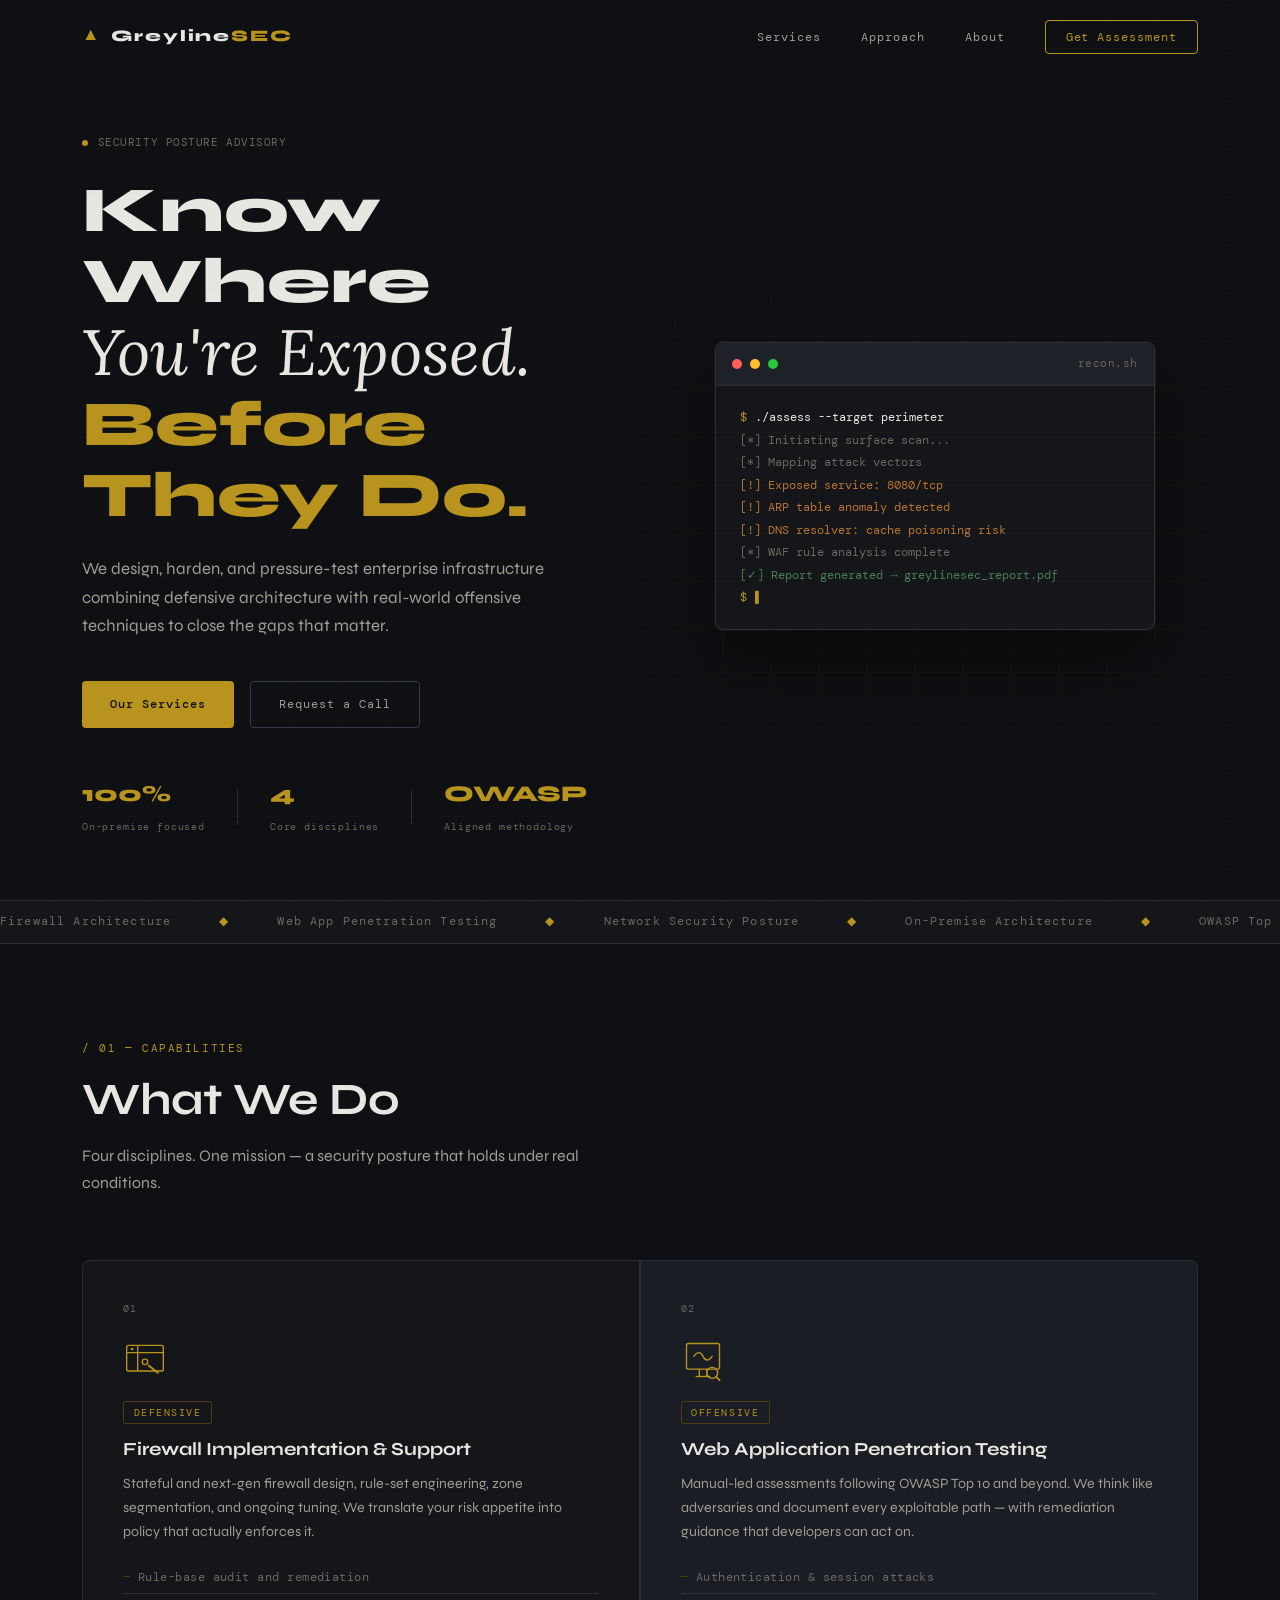
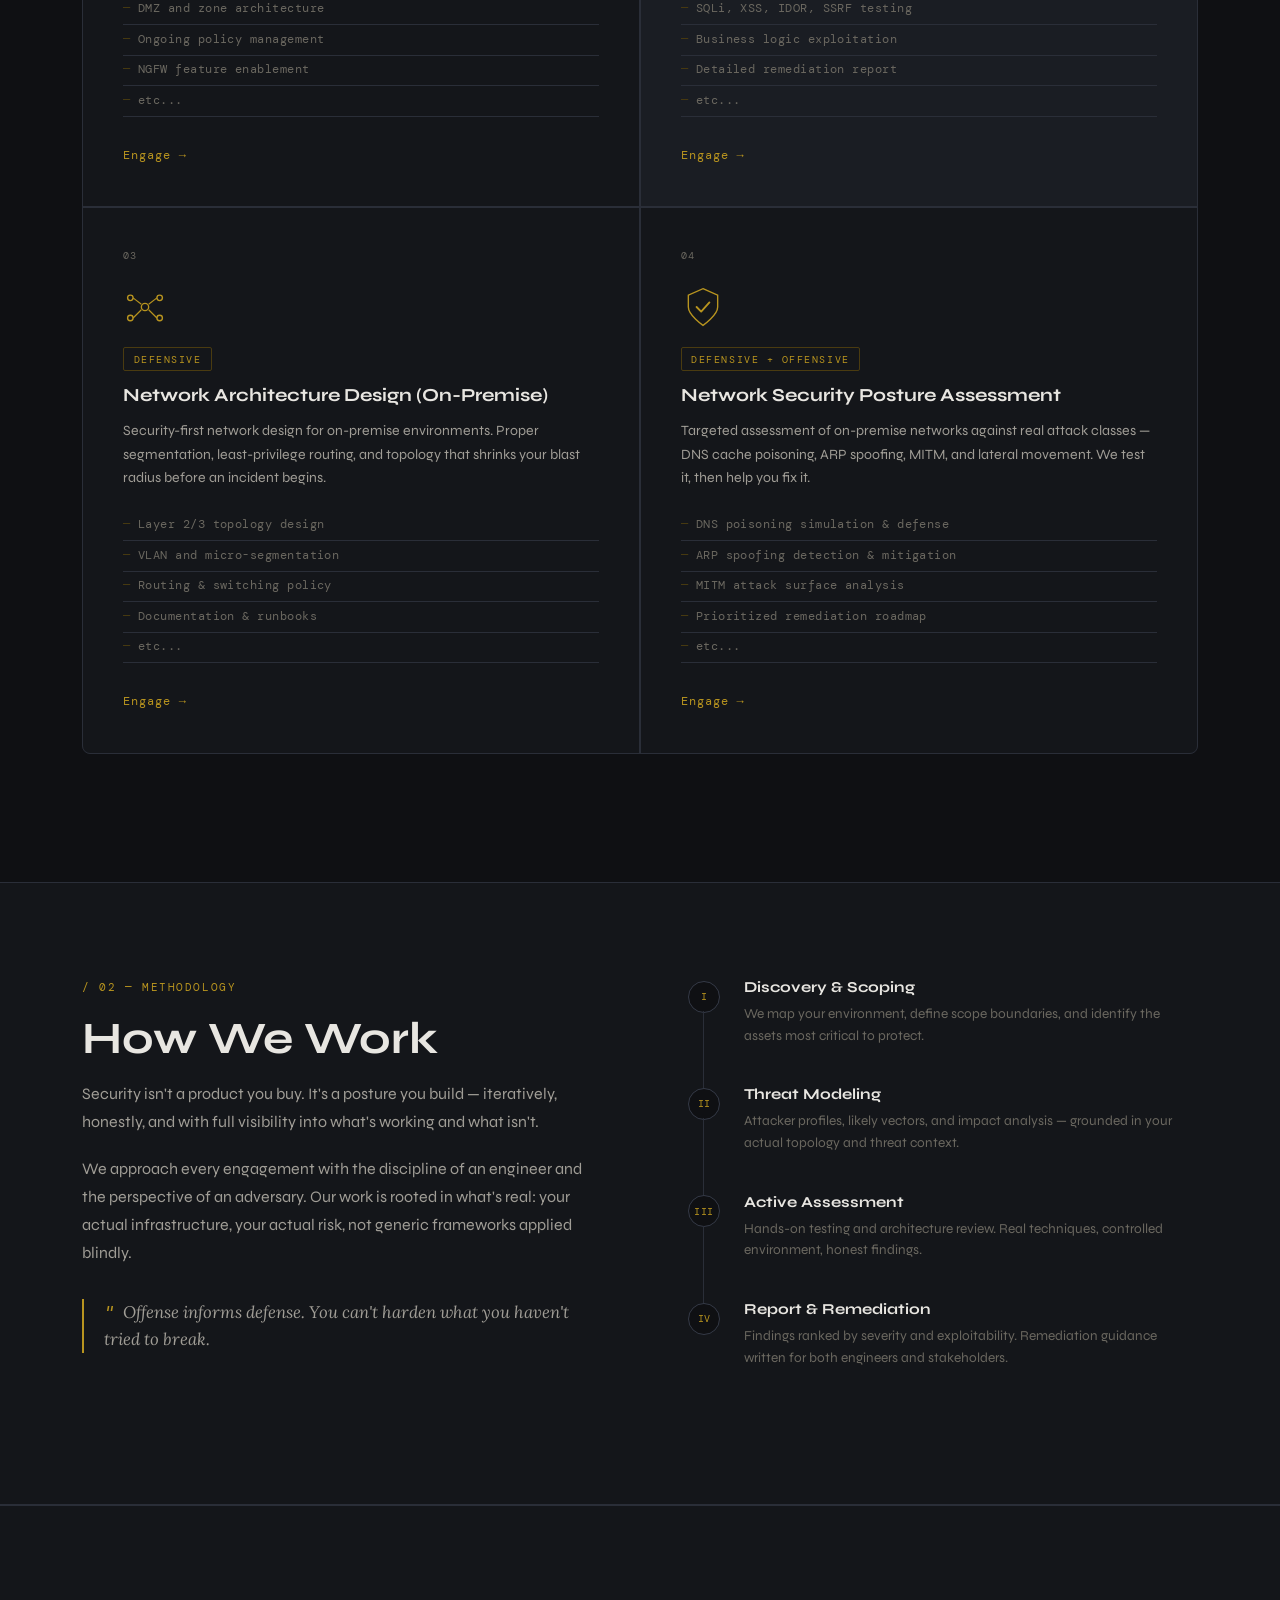
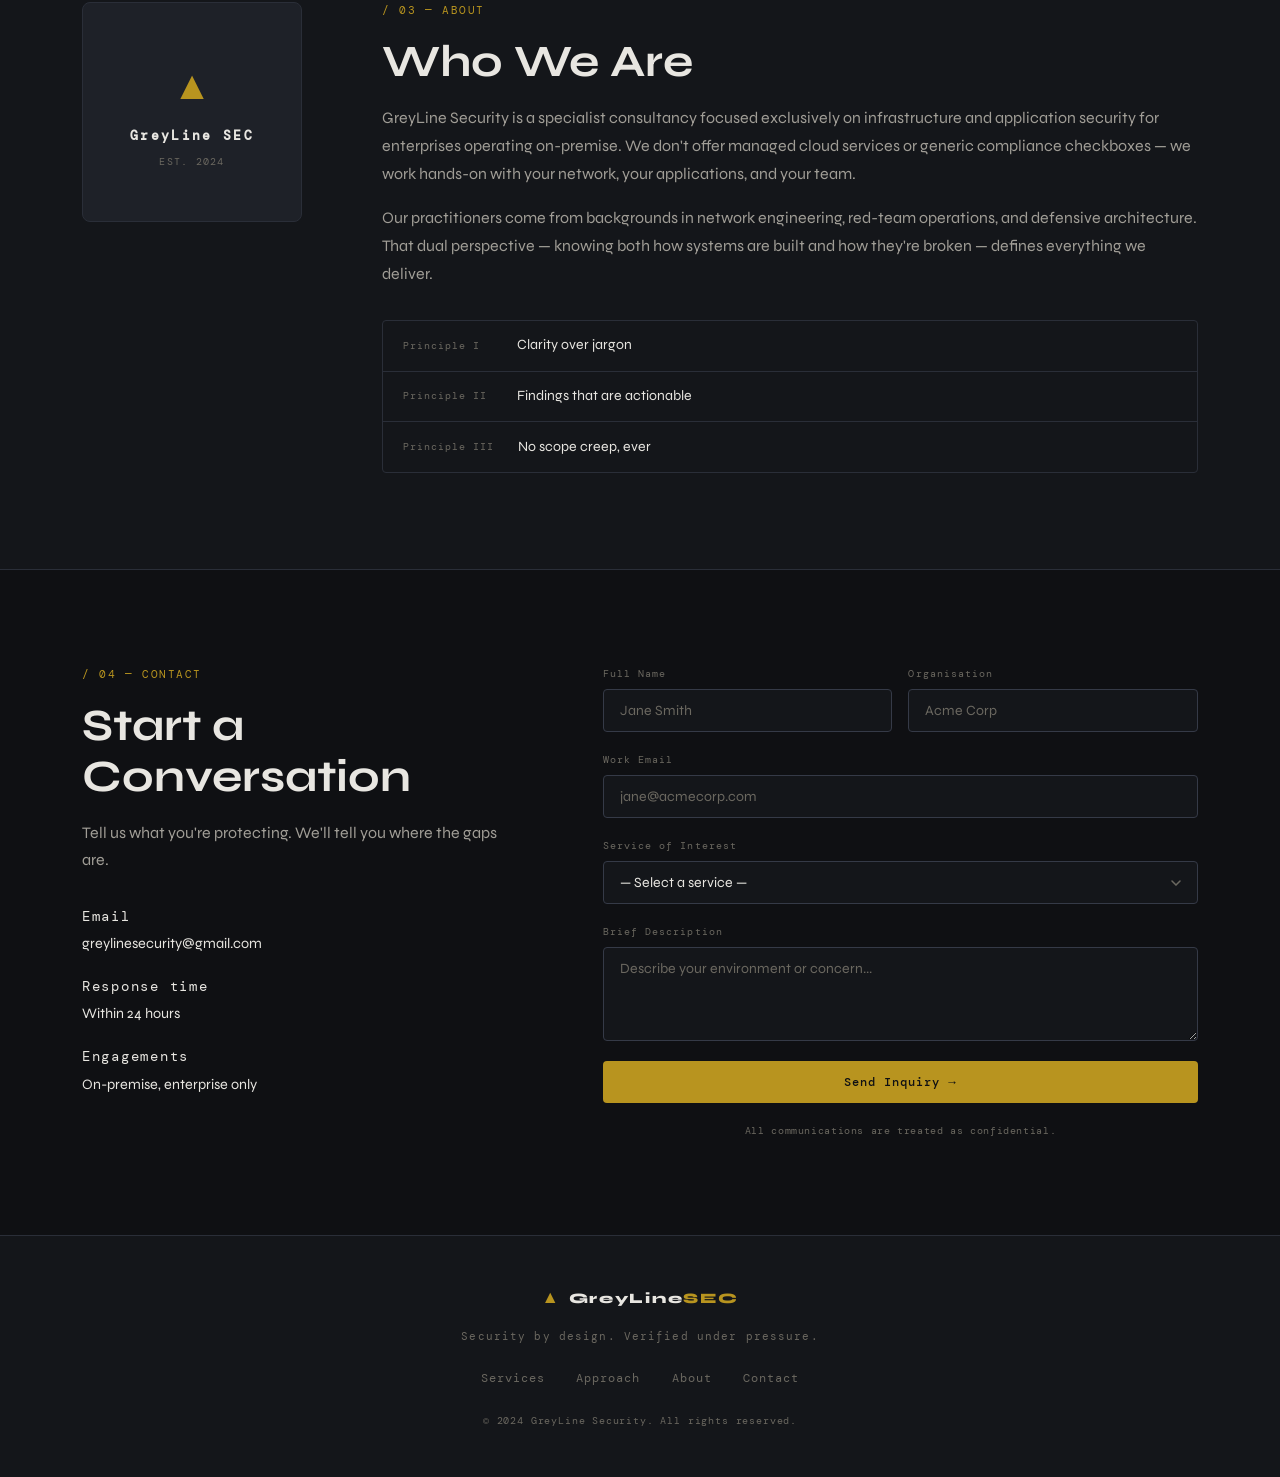
<file: index.html>
<!DOCTYPE html>
<html lang="en">
<head>
  <meta charset="UTF-8" />
  <meta name="viewport" content="width=device-width, initial-scale=1.0" />
  <title>Greyline Security — Infrastructure & Application Security</title>
  <meta name="description" content="Enterprise security consulting: firewall implementation, web application penetration testing, network architecture, and on-premise network security posture." />
  <link rel="icon" type="image/svg+xml" href="favicon.svg" />
  <link rel="stylesheet" href="style.css" />
  <link rel="preconnect" href="https://fonts.googleapis.com" />
  <link rel="preconnect" href="https://fonts.gstatic.com" crossorigin />
  <link href="https://fonts.googleapis.com/css2?family=Syne:wght@400;500;600;700;800&family=DM+Mono:ital,wght@0,300;0,400;0,500;1,300&family=Lora:ital,wght@0,400;0,500;1,400&display=swap" rel="stylesheet" />
</head>
<body>

  <!-- ═══ NAVIGATION ═══ -->
  <nav class="nav" id="nav">
    <div class="nav__inner">
      <a href="#" class="nav__logo">
        <span class="logo-mark">▲</span>
        <span class="logo-text">Greyline<span class="logo-sub">SEC</span></span>
      </a>
      <ul class="nav__links">
        <li><a href="#services">Services</a></li>
        <li><a href="#approach">Approach</a></li>
        <li><a href="#about">About</a></li>
        <li><a href="#contact" class="nav__cta">Get Assessment</a></li>
      </ul>
      <button class="nav__hamburger" id="hamburger" aria-label="Menu">
        <span></span><span></span><span></span>
      </button>
    </div>
    <div class="nav__mobile" id="mobileMenu">
      <ul>
        <li><a href="#services" class="mobile-link">Services</a></li>
        <li><a href="#approach" class="mobile-link">Approach</a></li>
        <li><a href="#about" class="mobile-link">About</a></li>
        <li><a href="#contact" class="mobile-link">Get Assessment</a></li>
      </ul>
    </div>
  </nav>

  <!-- ═══ HERO ═══ -->
  <section class="hero" id="hero">
    <div class="hero__grid-overlay"></div>
    <div class="hero__inner">
      <div class="hero__tag">
        <span class="tag-dot"></span>
        <span class="mono">SECURITY POSTURE ADVISORY</span>
      </div>
      <h1 class="hero__heading">
        Know Where<br/>
        <em>You're Exposed.</em><br/>
        <span class="heading-accent">Before They Do.</span>
      </h1>
      <p class="hero__sub">
        We design, harden, and pressure-test enterprise infrastructure combining defensive architecture with real-world offensive techniques to close the gaps that matter.
      </p>
      <div class="hero__actions">
        <a href="#services" class="btn btn--primary">Our Services</a>
        <a href="#contact" class="btn btn--ghost">Request a Call</a>
      </div>
      <div class="hero__stats">
        <div class="stat">
          <span class="stat__num">100%</span>
          <span class="stat__label mono">On-premise focused</span>
        </div>
        <div class="stat-divider"></div>
        <div class="stat">
          <span class="stat__num">4</span>
          <span class="stat__label mono">Core disciplines</span>
        </div>
        <div class="stat-divider"></div>
        <div class="stat">
          <span class="stat__num">OWASP</span>
          <span class="stat__label mono">Aligned methodology</span>
        </div>
      </div>
    </div>
    <div class="hero__visual">
      <div class="terminal-card">
        <div class="terminal-header">
          <span class="t-dot t-dot--r"></span>
          <span class="t-dot t-dot--y"></span>
          <span class="t-dot t-dot--g"></span>
          <span class="t-title mono">recon.sh</span>
        </div>
        <div class="terminal-body" id="terminalBody">
          <div class="t-line"><span class="t-prompt">$</span> <span class="t-cmd">./assess --target perimeter</span></div>
          <div class="t-line t-out">[*] Initiating surface scan...</div>
          <div class="t-line t-out">[*] Mapping attack vectors</div>
          <div class="t-line t-warn">[!] Exposed service: 8080/tcp</div>
          <div class="t-line t-warn">[!] ARP table anomaly detected</div>
          <div class="t-line t-warn">[!] DNS resolver: cache poisoning risk</div>
          <div class="t-line t-out">[*] WAF rule analysis complete</div>
          <div class="t-line t-ok">[✓] Report generated → greylinesec_report.pdf</div>
          <div class="t-line"><span class="t-prompt">$</span> <span class="t-cursor">▌</span></div>
        </div>
      </div>
    </div>
  </section>

  <!-- ═══ TICKER ═══ -->
  <div class="ticker-wrap">
    <div class="ticker">
      <span>Firewall Architecture</span>
      <span class="ticker-sep">◆</span>
      <span>Web App Penetration Testing</span>
      <span class="ticker-sep">◆</span>
      <span>Network Security Posture</span>
      <span class="ticker-sep">◆</span>
      <span>On-Premise Architecture</span>
      <span class="ticker-sep">◆</span>
      <span>OWASP Top 10 Assessment</span>
      <span class="ticker-sep">◆</span>
      <span>Firewall Architecture</span>
      <span class="ticker-sep">◆</span>
      <span>Web App Penetration Testing</span>
      <span class="ticker-sep">◆</span>
      <span>Network Security Posture</span>
      <span class="ticker-sep">◆</span>
      <span>On-Premise Architecture</span>
      <span class="ticker-sep">◆</span>
      <span>OWASP Top 10 Assessment</span>
      <span class="ticker-sep">◆</span>
    </div>
  </div>

  <!-- ═══ SERVICES ═══ -->
  <section class="services" id="services">
    <div class="section-inner">
      <div class="section-header">
        <span class="mono section-tag">/ 01 — CAPABILITIES</span>
        <h2 class="section-title">What We Do</h2>
        <p class="section-desc">Four disciplines. One mission — a security posture that holds under real conditions.</p>
      </div>

      <div class="services__grid">

        <!-- Card 1 -->
        <div class="service-card" data-index="01">
          <div class="service-card__number mono">01</div>
          <div class="service-card__icon">
            <svg viewBox="0 0 48 48" fill="none" xmlns="http://www.w3.org/2000/svg">
              <rect x="4" y="8" width="40" height="28" rx="2" stroke="currentColor" stroke-width="1.5"/>
              <line x1="4" y1="16" x2="44" y2="16" stroke="currentColor" stroke-width="1.5"/>
              <line x1="16" y1="8" x2="16" y2="36" stroke="currentColor" stroke-width="1.5"/>
              <circle cx="10" cy="12" r="1.5" fill="currentColor"/>
              <circle cx="24" cy="26" r="3" stroke="currentColor" stroke-width="1.5"/>
              <path d="M28 30 L38 38" stroke="currentColor" stroke-width="2" stroke-linecap="round"/>
            </svg>
          </div>
          <div class="service-card__label mono">DEFENSIVE</div>
          <h3 class="service-card__title">Firewall Implementation & Support</h3>
          <p class="service-card__desc">
            Stateful and next-gen firewall design, rule-set engineering, zone segmentation, and ongoing tuning. We translate your risk appetite into policy that actually enforces it.
          </p>
          <ul class="service-card__points">
            <li>Rule-base audit and remediation</li>
            <li>DMZ and zone architecture</li>
            <li>Ongoing policy management</li>
            <li>NGFW feature enablement</li>
            <li>etc...</li>
          </ul>
          <a href="#contact" class="service-card__link">Engage →</a>
        </div>

        <!-- Card 2 -->
        <div class="service-card service-card--accent" data-index="02">
          <div class="service-card__number mono">02</div>
          <div class="service-card__icon">
            <svg viewBox="0 0 48 48" fill="none" xmlns="http://www.w3.org/2000/svg">
              <rect x="6" y="6" width="36" height="28" rx="2" stroke="currentColor" stroke-width="1.5"/>
              <path d="M14 20 Q20 12 24 20 Q28 28 34 20" stroke="currentColor" stroke-width="1.5" stroke-linecap="round"/>
              <line x1="20" y1="34" x2="20" y2="42" stroke="currentColor" stroke-width="1.5"/>
              <line x1="28" y1="34" x2="28" y2="42" stroke="currentColor" stroke-width="1.5"/>
              <line x1="16" y1="42" x2="32" y2="42" stroke="currentColor" stroke-width="1.5"/>
              <circle cx="34" cy="38" r="6" stroke="currentColor" stroke-width="1.5"/>
              <line x1="38.2" y1="42.2" x2="42" y2="46" stroke="currentColor" stroke-width="2" stroke-linecap="round"/>
            </svg>
          </div>
          <div class="service-card__label mono">OFFENSIVE</div>
          <h3 class="service-card__title">Web Application Penetration Testing</h3>
          <p class="service-card__desc">
            Manual-led assessments following OWASP Top 10 and beyond. We think like adversaries and document every exploitable path — with remediation guidance that developers can act on.
          </p>
          <ul class="service-card__points">
            <li>Authentication & session attacks</li>
            <li>SQLi, XSS, IDOR, SSRF testing</li>
            <li>Business logic exploitation</li>
            <li>Detailed remediation report</li>
            <li>etc...</li>
          </ul>
          <a href="#contact" class="service-card__link">Engage →</a>
        </div>

        <!-- Card 3 -->
        <div class="service-card" data-index="03">
          <div class="service-card__number mono">03</div>
          <div class="service-card__icon">
            <svg viewBox="0 0 48 48" fill="none" xmlns="http://www.w3.org/2000/svg">
              <circle cx="24" cy="24" r="4" stroke="currentColor" stroke-width="1.5"/>
              <circle cx="8" cy="14" r="3" stroke="currentColor" stroke-width="1.5"/>
              <circle cx="40" cy="14" r="3" stroke="currentColor" stroke-width="1.5"/>
              <circle cx="8" cy="36" r="3" stroke="currentColor" stroke-width="1.5"/>
              <circle cx="40" cy="36" r="3" stroke="currentColor" stroke-width="1.5"/>
              <line x1="11" y1="14" x2="20" y2="21" stroke="currentColor" stroke-width="1.2"/>
              <line x1="37" y1="14" x2="28" y2="21" stroke="currentColor" stroke-width="1.2"/>
              <line x1="11" y1="36" x2="20" y2="27" stroke="currentColor" stroke-width="1.2"/>
              <line x1="37" y1="36" x2="28" y2="27" stroke="currentColor" stroke-width="1.2"/>
            </svg>
          </div>
          <div class="service-card__label mono">DEFENSIVE</div>
          <h3 class="service-card__title">Network Architecture Design (On-Premise)</h3>
          <p class="service-card__desc">
            Security-first network design for on-premise environments. Proper segmentation, least-privilege routing, and topology that shrinks your blast radius before an incident begins.
          </p>
          <ul class="service-card__points">
            <li>Layer 2/3 topology design</li>
            <li>VLAN and micro-segmentation</li>
            <li>Routing & switching policy</li>
            <li>Documentation & runbooks</li>
            <li>etc...</li>
          </ul>
          <a href="#contact" class="service-card__link">Engage →</a>
        </div>

        <!-- Card 4 -->
        <div class="service-card" data-index="04">
          <div class="service-card__number mono">04</div>
          <div class="service-card__icon">
            <svg viewBox="0 0 48 48" fill="none" xmlns="http://www.w3.org/2000/svg">
              <shield-icon/>
              <path d="M24 4 L40 11 L40 24 C40 33 24 44 24 44 C24 44 8 33 8 24 L8 11 Z" stroke="currentColor" stroke-width="1.5" fill="none"/>
              <path d="M17 24 L22 29 L31 19" stroke="currentColor" stroke-width="2" stroke-linecap="round" stroke-linejoin="round"/>
            </svg>
          </div>
          <div class="service-card__label mono">DEFENSIVE + OFFENSIVE</div>
          <h3 class="service-card__title">Network Security Posture Assessment</h3>
          <p class="service-card__desc">
            Targeted assessment of on-premise networks against real attack classes — DNS cache poisoning, ARP spoofing, MITM, and lateral movement. We test it, then help you fix it.
          </p>
          <ul class="service-card__points">
            <li>DNS poisoning simulation & defense</li>
            <li>ARP spoofing detection & mitigation</li>
            <li>MITM attack surface analysis</li>
            <li>Prioritized remediation roadmap</li>
            <li>etc...</li>
          </ul>
          <a href="#contact" class="service-card__link">Engage →</a>
        </div>

      </div>
    </div>
  </section>

  <!-- ═══ APPROACH ═══ -->
  <section class="approach" id="approach">
    <div class="section-inner">
      <div class="approach__layout">
        <div class="approach__left">
          <span class="mono section-tag">/ 02 — METHODOLOGY</span>
          <h2 class="section-title">How We Work</h2>
          <p class="section-desc">
            Security isn't a product you buy. It's a posture you build — iteratively, honestly, and with full visibility into what's working and what isn't.
          </p>
          <p class="approach__body">
            We approach every engagement with the discipline of an engineer and the perspective of an adversary. Our work is rooted in what's real: your actual infrastructure, your actual risk, not generic frameworks applied blindly.
          </p>
          <blockquote class="approach__quote">
            <span class="mono quote-mark">"</span>
            Offense informs defense. You can't harden what you haven't tried to break.
          </blockquote>
        </div>
        <div class="approach__right">
          <div class="process-steps">
            <div class="step">
              <div class="step__line"></div>
              <div class="step__marker mono">I</div>
              <div class="step__content">
                <h4>Discovery & Scoping</h4>
                <p>We map your environment, define scope boundaries, and identify the assets most critical to protect.</p>
              </div>
            </div>
            <div class="step">
              <div class="step__line"></div>
              <div class="step__marker mono">II</div>
              <div class="step__content">
                <h4>Threat Modeling</h4>
                <p>Attacker profiles, likely vectors, and impact analysis — grounded in your actual topology and threat context.</p>
              </div>
            </div>
            <div class="step">
              <div class="step__line"></div>
              <div class="step__marker mono">III</div>
              <div class="step__content">
                <h4>Active Assessment</h4>
                <p>Hands-on testing and architecture review. Real techniques, controlled environment, honest findings.</p>
              </div>
            </div>
            <div class="step">
              <div class="step__marker mono">IV</div>
              <div class="step__content">
                <h4>Report & Remediation</h4>
                <p>Findings ranked by severity and exploitability. Remediation guidance written for both engineers and stakeholders.</p>
              </div>
            </div>
          </div>
        </div>
      </div>
    </div>
  </section>

  <!-- ═══ THREAT HIGHLIGHT ═══ -->
   <!-- <section class="threats">
    <div class="section-inner">
      <span class="mono section-tag">/ 03 — THREAT FOCUS</span>
      <h2 class="section-title">Attack Classes We Counter</h2>
      <div class="threats__grid">
        <div class="threat-item">
          <div class="threat-item__icon mono">DNS</div>
          <h4>Cache Poisoning</h4>
          <p>Corrupting resolver caches to redirect traffic to attacker-controlled infrastructure. We test and harden your DNS stack against DNSSEC gaps and resolver misconfigurations.</p>
        </div>
        <div class="threat-item">
          <div class="threat-item__icon mono">ARP</div>
          <h4>ARP Spoofing</h4>
          <p>Layer 2 attacks that let adversaries intercept traffic between hosts on your LAN. We identify unprotected segments and deploy dynamic ARP inspection controls.</p>
        </div>
        <div class="threat-item">
          <div class="threat-item__icon mono">WAF</div>
          <h4>Application Layer Exploits</h4>
          <p>OWASP Top 10 and business logic attacks targeting web-facing applications. Manual testing surfaces what automated scanners miss.</p>
        </div>
        <div class="threat-item">
          <div class="threat-item__icon mono">FW</div>
          <h4>Perimeter Weaknesses</h4>
          <p>Misconfigured firewall rules, implicit permits, and zone policy gaps. We audit your rule-base against your stated risk posture.</p>
        </div>
      </div>
    </div>
  </section>-->

  <!-- ═══ ABOUT ═══ -->
  <section class="about" id="about">
    <div class="section-inner">
      <div class="about__layout">
        <div class="about__badge">
          <div class="badge-inner">
            <span class="badge-icon">▲</span>
            <span class="badge-text mono">GreyLine SEC</span>
            <span class="badge-year mono">EST. 2024</span>
          </div>
        </div>
        <div class="about__content">
          <span class="mono section-tag">/ 03 — ABOUT</span>
          <h2 class="section-title">Who We Are</h2>
          <p>
            GreyLine Security is a specialist consultancy focused exclusively on infrastructure and application security for enterprises operating on-premise. We don't offer managed cloud services or generic compliance checkboxes — we work hands-on with your network, your applications, and your team.
          </p>
          <p>
            Our practitioners come from backgrounds in network engineering, red-team operations, and defensive architecture. That dual perspective — knowing both how systems are built and how they're broken — defines everything we deliver.
          </p>
          <div class="about__pillars">
            <div class="pillar">
              <span class="mono pillar__label">Principle I</span>
              <span class="pillar__text">Clarity over jargon</span>
            </div>
            <div class="pillar">
              <span class="mono pillar__label">Principle II</span>
              <span class="pillar__text">Findings that are actionable</span>
            </div>
            <div class="pillar">
              <span class="mono pillar__label">Principle III</span>
              <span class="pillar__text">No scope creep, ever</span>
            </div>
          </div>
        </div>
      </div>
    </div>
  </section>

  <!-- ═══ CONTACT ═══ -->
  <section class="contact" id="contact">
    <div class="section-inner">
      <div class="contact__layout">
        <div class="contact__left">
          <span class="mono section-tag">/ 04 — CONTACT</span>
          <h2 class="section-title">Start a Conversation</h2>
          <p>Tell us what you're protecting. We'll tell you where the gaps are.</p>
          <div class="contact__info">
            <div class="contact-item">
              <span class="mono contact-item__label">Email</span>
              <a href="mailto:greylinesecurity@gmail.com">greylinesecurity@gmail.com</a>
            </div>
            <div class="contact-item">
              <span class="mono contact-item__label">Response time</span>
              <span>Within 24 hours</span>
            </div>
            <div class="contact-item">
              <span class="mono contact-item__label">Engagements</span>
              <span>On-premise, enterprise only</span>
            </div>
          </div>
        </div>
        <div class="contact__right">
         <div class="contact__right">
  <form
    class="contact-form"
    id="contactForm"
    action="https://submit-form.com/v14P0o8Yx"
    method="POST">

    <!-- Optional redirect after successful submission -->
    <input
      type="hidden"
      name="_redirect"
      value="https://greylinesecurity.github.io/thank-you.html">

    <!-- Optional email subject -->
    <input
      type="hidden"
      name="_email.subject"
      value="New Inquiry from GreyLine Security Website">

    <div class="form-row">
      <div class="form-group">
        <label class="mono" for="name">Full Name</label>
        <input
          type="text"
          id="name"
          name="name"
          placeholder="Jane Smith"
          required>
      </div>

      <div class="form-group">
        <label class="mono" for="org">Organisation</label>
        <input
          type="text"
          id="org"
          name="org"
          placeholder="Acme Corp">
      </div>
    </div>

    <div class="form-group">
      <label class="mono" for="email">Work Email</label>
      <input
        type="email"
        id="email"
        name="email"
        placeholder="jane@acmecorp.com"
        required>
    </div>

    <div class="form-group">
      <label class="mono" for="service">Service of Interest</label>
      <select id="service" name="service">
        <option value="">— Select a service —</option>
        <option value="Firewall Implementation & Support">
          Firewall Implementation & Support
        </option>
        <option value="Web Application Penetration Testing">
          Web Application Penetration Testing
        </option>
        <option value="Network Architecture Design">
          Network Architecture Design
        </option>
        <option value="Network Security Posture Assessment">
          Network Security Posture Assessment
        </option>
        <option value="General Security Consultation">
          General Security Consultation
        </option>
      </select>
    </div>

    <div class="form-group">
      <label class="mono" for="message">Brief Description</label>
      <textarea
        id="message"
        name="message"
        rows="4"
        placeholder="Describe your environment or concern..."
        required></textarea>
    </div>

    <button type="submit" class="btn btn--primary btn--full">
      Send Inquiry →
    </button>

    <p class="form-note mono">
      All communications are treated as confidential.
    </p>
  </form>
</div>
        </div>
      </div>
    </div>
  </section>

  <!-- ═══ FOOTER ═══ -->
  <footer class="footer">
    <div class="footer__inner">
      <div class="footer__brand">
        <span class="logo-mark">▲</span>
        <span class="logo-text">GreyLine<span class="logo-sub">SEC</span></span>
      </div>
      <p class="footer__tagline mono">Security by design. Verified under pressure.</p>
      <nav class="footer__nav">
        <a href="#services">Services</a>
        <a href="#approach">Approach</a>
        <a href="#about">About</a>
        <a href="#contact">Contact</a>
      </nav>
      <p class="footer__copy mono">© 2024 GreyLine Security. All rights reserved.</p>
    </div>
  </footer>

  <script src="main.js"></script>
</body>
</html>
</file>
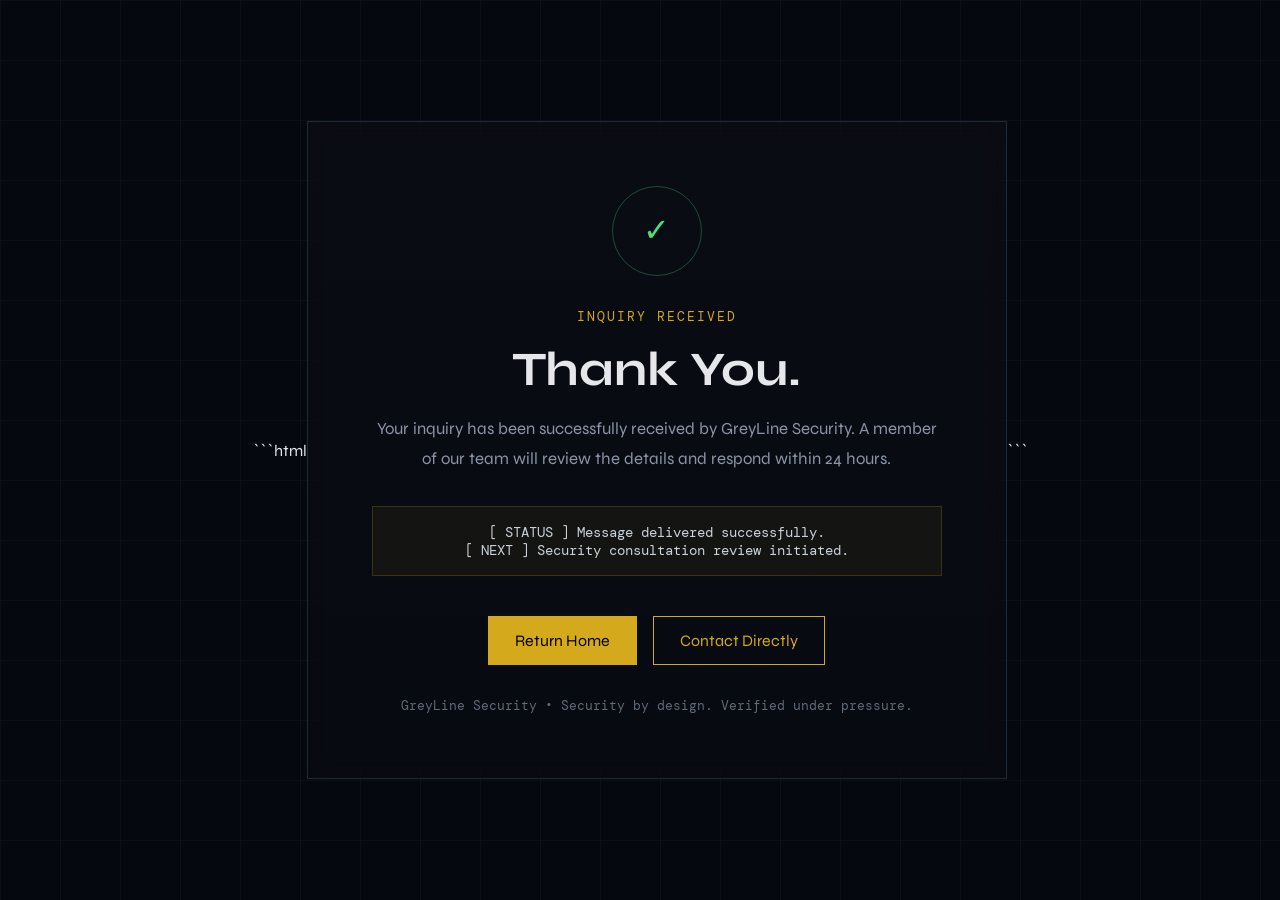
<file: thank-you.html>
```html
<!DOCTYPE html>
<html lang="en">
<head>
<meta charset="UTF-8">
<meta name="viewport" content="width=device-width, initial-scale=1.0">

<title>Inquiry Received | GreyLine Security</title>

<link rel="icon" type="image/svg+xml" href="favicon.svg">

<link rel="preconnect" href="https://fonts.googleapis.com">
<link rel="preconnect" href="https://fonts.gstatic.com" crossorigin>
<link href="https://fonts.googleapis.com/css2?family=Syne:wght@400;500;600;700;800&family=DM+Mono:wght@300;400;500&display=swap" rel="stylesheet">

<style>
:root{
  --bg:#06080f;
  --panel:#0d121c;
  --border:#1f2937;
  --text:#e5e7eb;
  --muted:#8b95a7;
  --accent:#d4a91c;
  --success:#4ade80;
}

*{
  margin:0;
  padding:0;
  box-sizing:border-box;
}

body{
  background:var(--bg);
  color:var(--text);
  min-height:100vh;
  font-family:'Syne',sans-serif;
  display:flex;
  align-items:center;
  justify-content:center;
  overflow:hidden;
}

.grid{
  position:fixed;
  inset:0;
  background-image:
    linear-gradient(rgba(255,255,255,.03) 1px, transparent 1px),
    linear-gradient(90deg, rgba(255,255,255,.03) 1px, transparent 1px);
  background-size:60px 60px;
  pointer-events:none;
}

.card{
  width:min(700px,90%);
  background:linear-gradient(
      180deg,
      rgba(255,255,255,.02),
      rgba(255,255,255,.01)
  );
  border:1px solid var(--border);
  backdrop-filter:blur(12px);
  padding:4rem;
  text-align:center;
  position:relative;
}

.badge{
  width:90px;
  height:90px;
  border:1px solid rgba(74,222,128,.3);
  border-radius:50%;
  display:flex;
  align-items:center;
  justify-content:center;
  margin:0 auto 2rem;
  color:var(--success);
  font-size:2rem;
}

.tag{
  color:var(--accent);
  font-family:'DM Mono',monospace;
  letter-spacing:2px;
  font-size:.8rem;
  margin-bottom:1rem;
}

h1{
  font-size:3rem;
  margin-bottom:1rem;
}

p{
  color:var(--muted);
  line-height:1.8;
  font-size:1.05rem;
}

.notice{
  margin-top:2rem;
  padding:1rem;
  border:1px solid rgba(212,169,28,.2);
  background:rgba(212,169,28,.05);
  color:#c9d1d9;
  font-family:'DM Mono',monospace;
  font-size:.9rem;
}

.actions{
  margin-top:2.5rem;
  display:flex;
  justify-content:center;
  gap:1rem;
  flex-wrap:wrap;
}

.btn{
  text-decoration:none;
  padding:14px 26px;
  border:1px solid var(--accent);
  color:var(--accent);
  transition:.25s ease;
}

.btn:hover{
  background:var(--accent);
  color:#000;
}

.btn-primary{
  background:var(--accent);
  color:#000;
}

.btn-primary:hover{
  transform:translateY(-2px);
}

.footer{
  margin-top:2rem;
  color:#5f6b7a;
  font-size:.8rem;
  font-family:'DM Mono',monospace;
}

@media(max-width:768px){
  .card{
    padding:2rem;
  }

  h1{
    font-size:2rem;
  }
}
</style>
</head>

<body>

<div class="grid"></div>

<div class="card">

  <div class="badge">✓</div>

  <div class="tag">INQUIRY RECEIVED</div>

  <h1>Thank You.</h1>

  <p>
    Your inquiry has been successfully received by GreyLine Security.
    A member of our team will review the details and respond within
    24 hours.
  </p>

  <div class="notice">
    [ STATUS ] Message delivered successfully.<br>
    [ NEXT ] Security consultation review initiated.
  </div>

  <div class="actions">
    <a href="/" class="btn btn-primary">
      Return Home
    </a>

    <a href="mailto:greylinesecurity@gmail.com" class="btn">
      Contact Directly
    </a>
  </div>

  <div class="footer">
    GreyLine Security • Security by design. Verified under pressure.
  </div>

</div>

</body>
</html>
```
</file>
<file: style.css>
/* ═══════════════════════════════════════════════
   VANTAGE SECURITY — STYLESHEET
   Theme: Military-editorial, dark slate, muted amber
   ═══════════════════════════════════════════════ */

:root {
  --bg:        #0f1013;
  --bg-2:      #14161a;
  --bg-3:      #1a1d23;
  --surface:   #1e2128;
  --border:    #2a2e38;
  --border-2:  #353a47;

  --text:      #e8e6e1;
  --text-2:    #a09d96;
  --text-3:    #6b6860;

  --accent:    #b8941f;
  --accent-2:  #d4aa36;
  --accent-dim:#4a3b10;

  --ok:        #4a7c59;
  --warn:      #b87333;
  --mono:      'DM Mono', monospace;
  --serif:     'Lora', serif;
  --sans:      'Syne', sans-serif;

  --radius:    4px;
  --radius-lg: 8px;
  --max-width: 1180px;
  --nav-h:     72px;
}

*, *::before, *::after { box-sizing: border-box; margin: 0; padding: 0; }

html { scroll-behavior: smooth; font-size: 16px; }

body {
  background: var(--bg);
  color: var(--text);
  font-family: var(--sans);
  line-height: 1.6;
  overflow-x: hidden;
  -webkit-font-smoothing: antialiased;
}

/* ── TYPOGRAPHY ── */
.mono { font-family: var(--mono); letter-spacing: 0.05em; }

h1, h2, h3, h4 { font-family: var(--sans); font-weight: 700; line-height: 1.15; }

em { font-family: var(--serif); font-style: italic; font-weight: 400; }

a { color: inherit; text-decoration: none; }

/* ── SCROLLBAR ── */
::-webkit-scrollbar { width: 6px; }
::-webkit-scrollbar-track { background: var(--bg); }
::-webkit-scrollbar-thumb { background: var(--border-2); border-radius: 3px; }

/* ══════════════════════════════════
   NAVIGATION
══════════════════════════════════ */
.nav {
  position: fixed;
  top: 0; left: 0; right: 0;
  z-index: 100;
  height: var(--nav-h);
  border-bottom: 1px solid transparent;
  transition: border-color 0.3s, background 0.3s;
}

.nav.scrolled {
  background: rgba(15, 16, 19, 0.95);
  border-color: var(--border);
  backdrop-filter: blur(12px);
}

.nav__inner {
  max-width: var(--max-width);
  margin: 0 auto;
  padding: 0 2rem;
  height: 100%;
  display: flex;
  align-items: center;
  justify-content: space-between;
}

.nav__logo {
  display: flex;
  align-items: center;
  gap: 0.6rem;
  font-family: var(--sans);
  font-weight: 800;
  font-size: 1rem;
  letter-spacing: 0.12em;
}

.logo-mark {
  color: var(--accent);
  font-size: 1.1rem;
}

.logo-sub {
  color: var(--accent);
}

.nav__links {
  display: flex;
  align-items: center;
  gap: 2.5rem;
  list-style: none;
}

.nav__links a {
  font-family: var(--mono);
  font-size: 0.75rem;
  letter-spacing: 0.08em;
  color: var(--text-2);
  transition: color 0.2s;
}

.nav__links a:hover { color: var(--text); }

.nav__cta {
  padding: 0.5rem 1.25rem;
  border: 1px solid var(--accent);
  border-radius: var(--radius);
  color: var(--accent) !important;
  transition: background 0.2s !important;
}

.nav__cta:hover {
  background: var(--accent-dim) !important;
  color: var(--accent-2) !important;
}

.nav__hamburger {
  display: none;
  flex-direction: column;
  gap: 5px;
  background: none;
  border: none;
  cursor: pointer;
  padding: 4px;
}

.nav__hamburger span {
  display: block;
  width: 24px;
  height: 1.5px;
  background: var(--text);
  transition: transform 0.3s, opacity 0.3s;
}

.nav__mobile {
  display: none;
  background: var(--bg-2);
  border-bottom: 1px solid var(--border);
  padding: 1rem 2rem 1.5rem;
}

.nav__mobile ul { list-style: none; }
.nav__mobile li + li { margin-top: 0.75rem; }
.nav__mobile a {
  font-family: var(--mono);
  font-size: 0.85rem;
  color: var(--text-2);
  letter-spacing: 0.06em;
}

.nav__mobile.open { display: block; }

@media (max-width: 768px) {
  .nav__links { display: none; }
  .nav__hamburger { display: flex; }
}

/* ══════════════════════════════════
   HERO
══════════════════════════════════ */
.hero {
  min-height: 100vh;
  padding-top: var(--nav-h);
  display: grid;
  grid-template-columns: 1fr 1fr;
  align-items: center;
  gap: 4rem;
  max-width: var(--max-width);
  margin: 0 auto;
  padding-left: 2rem;
  padding-right: 2rem;
  position: relative;
  overflow: hidden;
}

.hero__grid-overlay {
  position: absolute;
  inset: 0;
  background-image:
    linear-gradient(rgba(184, 148, 31, 0.03) 1px, transparent 1px),
    linear-gradient(90deg, rgba(184, 148, 31, 0.03) 1px, transparent 1px);
  background-size: 48px 48px;
  pointer-events: none;
}

.hero__tag {
  display: flex;
  align-items: center;
  gap: 0.6rem;
  font-size: 0.7rem;
  color: var(--text-3);
  letter-spacing: 0.12em;
  margin-bottom: 1.5rem;
}

.tag-dot {
  width: 6px; height: 6px;
  border-radius: 50%;
  background: var(--accent);
  animation: pulse 2s ease-in-out infinite;
}

@keyframes pulse {
  0%, 100% { opacity: 1; transform: scale(1); }
  50% { opacity: 0.5; transform: scale(0.7); }
}

.hero__heading {
  font-size: clamp(2.6rem, 5vw, 4rem);
  font-weight: 800;
  line-height: 1.1;
  margin-bottom: 1.5rem;
}

.heading-accent {
  color: var(--accent);
}

.hero__sub {
  font-size: 1.05rem;
  color: var(--text-2);
  line-height: 1.7;
  max-width: 480px;
  margin-bottom: 2.5rem;
}

.hero__actions {
  display: flex;
  gap: 1rem;
  flex-wrap: wrap;
  margin-bottom: 3rem;
}

.hero__stats {
  display: flex;
  align-items: center;
  gap: 2rem;
}

.stat__num {
  display: block;
  font-size: 1.4rem;
  font-weight: 800;
  color: var(--accent);
}

.stat__label {
  font-size: 0.65rem;
  color: var(--text-3);
  letter-spacing: 0.08em;
}

.stat-divider {
  width: 1px;
  height: 36px;
  background: var(--border);
}

/* ── TERMINAL CARD ── */
.hero__visual {
  display: flex;
  justify-content: center;
}

.terminal-card {
  width: 100%;
  max-width: 440px;
  background: var(--bg-2);
  border: 1px solid var(--border);
  border-radius: var(--radius-lg);
  overflow: hidden;
  box-shadow: 0 32px 64px rgba(0,0,0,0.4), 0 0 0 1px rgba(184,148,31,0.08);
}

.terminal-header {
  background: var(--surface);
  padding: 0.75rem 1rem;
  display: flex;
  align-items: center;
  gap: 0.5rem;
  border-bottom: 1px solid var(--border);
}

.t-dot {
  width: 10px; height: 10px;
  border-radius: 50%;
}
.t-dot--r { background: #ff5f57; }
.t-dot--y { background: #febc2e; }
.t-dot--g { background: #28c840; }

.t-title {
  margin-left: auto;
  font-size: 0.7rem;
  color: var(--text-3);
}

.terminal-body {
  padding: 1.25rem 1.5rem;
  font-family: var(--mono);
  font-size: 0.78rem;
  line-height: 1.8;
}

.t-line { display: flex; gap: 0.5rem; align-items: baseline; }
.t-prompt { color: var(--accent); }
.t-cmd { color: var(--text); }
.t-out { color: var(--text-3); }
.t-warn { color: var(--warn); }
.t-ok { color: var(--ok); }
.t-cursor {
  color: var(--accent);
  animation: blink 1s step-end infinite;
}

@keyframes blink {
  0%, 100% { opacity: 1; }
  50% { opacity: 0; }
}

@media (max-width: 900px) {
  .hero {
    grid-template-columns: 1fr;
    padding-top: calc(var(--nav-h) + 2rem);
    min-height: auto;
    padding-bottom: 4rem;
  }
  .hero__visual { display: none; }
}

/* ══════════════════════════════════
   TICKER
══════════════════════════════════ */
.ticker-wrap {
  overflow: hidden;
  border-top: 1px solid var(--border);
  border-bottom: 1px solid var(--border);
  background: var(--bg-2);
  padding: 0.75rem 0;
}

.ticker {
  display: flex;
  gap: 3rem;
  width: max-content;
  animation: ticker 40s linear infinite;
  font-family: var(--mono);
  font-size: 0.72rem;
  color: var(--text-3);
  letter-spacing: 0.1em;
  white-space: nowrap;
}

.ticker-sep { color: var(--accent); }

@keyframes ticker {
  from { transform: translateX(0); }
  to { transform: translateX(-50%); }
}

/* ══════════════════════════════════
   SHARED SECTION STYLES
══════════════════════════════════ */
.section-inner {
  max-width: var(--max-width);
  margin: 0 auto;
  padding: 6rem 2rem;
}

.section-tag {
  display: block;
  font-size: 0.7rem;
  color: var(--accent);
  letter-spacing: 0.14em;
  margin-bottom: 1rem;
}

.section-title {
  font-size: clamp(1.8rem, 4vw, 2.8rem);
  margin-bottom: 1rem;
}

.section-desc {
  font-size: 1rem;
  color: var(--text-2);
  max-width: 560px;
  line-height: 1.7;
}

/* ══════════════════════════════════
   BUTTONS
══════════════════════════════════ */
.btn {
  display: inline-flex;
  align-items: center;
  padding: 0.8rem 1.75rem;
  border-radius: var(--radius);
  font-family: var(--mono);
  font-size: 0.78rem;
  letter-spacing: 0.08em;
  cursor: pointer;
  transition: all 0.2s;
  border: none;
}

.btn--primary {
  background: var(--accent);
  color: var(--bg);
  font-weight: 500;
}
.btn--primary:hover { background: var(--accent-2); }

.btn--ghost {
  background: transparent;
  color: var(--text-2);
  border: 1px solid var(--border-2);
}
.btn--ghost:hover { border-color: var(--text-2); color: var(--text); }

.btn--full { width: 100%; justify-content: center; }

/* ══════════════════════════════════
   SERVICES
══════════════════════════════════ */
.services { background: var(--bg); }

.services .section-inner { padding-bottom: 8rem; }

.services__grid {
  display: grid;
  grid-template-columns: repeat(2, 1fr);
  gap: 1.5px;
  margin-top: 4rem;
  background: var(--border);
  border: 1px solid var(--border);
  border-radius: var(--radius-lg);
  overflow: hidden;
}

.service-card {
  background: var(--bg-2);
  padding: 2.5rem;
  position: relative;
  transition: background 0.25s;
}

.service-card:hover { background: var(--bg-3); }

.service-card--accent {
  background: var(--bg-3);
}

.service-card__number {
  font-size: 0.65rem;
  color: var(--text-3);
  letter-spacing: 0.14em;
  margin-bottom: 1.25rem;
}

.service-card__icon {
  width: 44px;
  height: 44px;
  color: var(--accent);
  margin-bottom: 1rem;
}

.service-card__icon svg { width: 100%; height: 100%; }

.service-card__label {
  font-size: 0.6rem;
  letter-spacing: 0.16em;
  color: var(--accent);
  border: 1px solid var(--accent-dim);
  display: inline-block;
  padding: 0.2rem 0.6rem;
  border-radius: 2px;
  margin-bottom: 0.9rem;
}

.service-card__title {
  font-size: 1.15rem;
  margin-bottom: 0.75rem;
  color: var(--text);
}

.service-card__desc {
  font-size: 0.88rem;
  color: var(--text-2);
  line-height: 1.7;
  margin-bottom: 1.25rem;
}

.service-card__points {
  list-style: none;
  margin-bottom: 1.5rem;
}

.service-card__points li {
  font-family: var(--mono);
  font-size: 0.72rem;
  color: var(--text-3);
  padding: 0.35rem 0;
  border-bottom: 1px solid var(--border);
  letter-spacing: 0.04em;
}

.service-card__points li::before {
  content: '—  ';
  color: var(--accent-dim);
}

.service-card__link {
  font-family: var(--mono);
  font-size: 0.75rem;
  color: var(--accent);
  letter-spacing: 0.08em;
  transition: letter-spacing 0.2s;
}

.service-card__link:hover { letter-spacing: 0.14em; }

@media (max-width: 768px) {
  .services__grid { grid-template-columns: 1fr; }
}

/* ══════════════════════════════════
   APPROACH
══════════════════════════════════ */
.approach {
  background: var(--bg-2);
  border-top: 1px solid var(--border);
  border-bottom: 1px solid var(--border);
}

.approach__layout {
  display: grid;
  grid-template-columns: 1fr 1fr;
  gap: 6rem;
  align-items: start;
}

.approach__body {
  color: var(--text-2);
  line-height: 1.75;
  margin: 1.25rem 0;
}

.approach__quote {
  border-left: 2px solid var(--accent);
  padding-left: 1.25rem;
  font-family: var(--serif);
  font-style: italic;
  font-size: 1.05rem;
  color: var(--text-2);
  line-height: 1.6;
  margin-top: 2rem;
}

.quote-mark { color: var(--accent); margin-right: 0.25rem; }

.process-steps { display: flex; flex-direction: column; gap: 0; }

.step {
  display: grid;
  grid-template-columns: 32px 1fr;
  gap: 0 1.5rem;
  align-items: start;
  position: relative;
}

.step__line {
  position: absolute;
  left: 15px;
  top: 32px;
  bottom: -16px;
  width: 1px;
  background: var(--border);
}

.step__marker {
  width: 32px; height: 32px;
  border: 1px solid var(--border-2);
  border-radius: 50%;
  display: flex;
  align-items: center;
  justify-content: center;
  font-size: 0.6rem;
  color: var(--accent);
  background: var(--bg);
  flex-shrink: 0;
  margin-top: 0.1rem;
}

.step__content {
  padding-bottom: 2.5rem;
}

.step__content h4 {
  font-size: 0.95rem;
  margin-bottom: 0.4rem;
  color: var(--text);
}

.step__content p {
  font-size: 0.85rem;
  color: var(--text-3);
  line-height: 1.6;
}

@media (max-width: 768px) {
  .approach__layout { grid-template-columns: 1fr; gap: 3rem; }
}

/* ══════════════════════════════════
   THREATS
══════════════════════════════════ */
.threats { background: var(--bg); }

.threats__grid {
  display: grid;
  grid-template-columns: repeat(4, 1fr);
  gap: 1px;
  background: var(--border);
  border: 1px solid var(--border);
  border-radius: var(--radius-lg);
  overflow: hidden;
  margin-top: 3rem;
}

.threat-item {
  background: var(--bg-2);
  padding: 2rem 1.75rem;
  transition: background 0.2s;
}

.threat-item:hover { background: var(--surface); }

.threat-item__icon {
  font-size: 0.65rem;
  letter-spacing: 0.14em;
  color: var(--accent);
  background: var(--accent-dim);
  display: inline-block;
  padding: 0.25rem 0.6rem;
  border-radius: 2px;
  margin-bottom: 1rem;
}

.threat-item h4 {
  font-size: 1rem;
  margin-bottom: 0.65rem;
}

.threat-item p {
  font-size: 0.82rem;
  color: var(--text-3);
  line-height: 1.65;
}

@media (max-width: 900px) {
  .threats__grid { grid-template-columns: repeat(2, 1fr); }
}

@media (max-width: 540px) {
  .threats__grid { grid-template-columns: 1fr; }
}

/* ══════════════════════════════════
   ABOUT
══════════════════════════════════ */
.about {
  background: var(--bg-2);
  border-top: 1px solid var(--border);
}

.about__layout {
  display: grid;
  grid-template-columns: 220px 1fr;
  gap: 5rem;
  align-items: start;
}

.about__badge {
  aspect-ratio: 1;
  border: 1px solid var(--border);
  border-radius: var(--radius-lg);
  display: flex;
  align-items: center;
  justify-content: center;
  background: var(--surface);
}

.badge-inner {
  text-align: center;
  display: flex;
  flex-direction: column;
  gap: 0.5rem;
}

.badge-icon {
  font-size: 2.5rem;
  color: var(--accent);
  display: block;
}

.badge-text {
  font-size: 0.8rem;
  letter-spacing: 0.18em;
  font-weight: 700;
}

.badge-year {
  font-size: 0.65rem;
  color: var(--text-3);
  letter-spacing: 0.12em;
}

.about__content p {
  color: var(--text-2);
  line-height: 1.75;
  margin-bottom: 1rem;
}

.about__pillars {
  display: flex;
  flex-direction: column;
  gap: 0;
  margin-top: 2rem;
  border: 1px solid var(--border);
  border-radius: var(--radius);
  overflow: hidden;
}

.pillar {
  display: flex;
  align-items: center;
  gap: 1.5rem;
  padding: 0.85rem 1.25rem;
  border-bottom: 1px solid var(--border);
}

.pillar:last-child { border-bottom: none; }

.pillar__label {
  font-size: 0.62rem;
  color: var(--text-3);
  letter-spacing: 0.1em;
  min-width: 90px;
}

.pillar__text {
  font-size: 0.88rem;
  color: var(--text);
}

@media (max-width: 768px) {
  .about__layout { grid-template-columns: 1fr; }
  .about__badge { max-width: 160px; aspect-ratio: 1; }
}

/* ══════════════════════════════════
   CONTACT
══════════════════════════════════ */
.contact {
  background: var(--bg);
  border-top: 1px solid var(--border);
}

.contact__layout {
  display: grid;
  grid-template-columns: 1fr 1.4fr;
  gap: 6rem;
  align-items: start;
}

.contact__left p {
  color: var(--text-2);
  margin: 1rem 0 2rem;
  line-height: 1.7;
}

.contact__info {
  display: flex;
  flex-direction: column;
  gap: 1.25rem;
}

.contact-item {
  display: flex;
  flex-direction: column;
  gap: 0.25rem;
}

.contact-item__label {
  font-size: 0.65rem;
  color: var(--text-3);
  letter-spacing: 0.12em;
}

.contact-item a,
.contact-item span {
  font-size: 0.9rem;
  color: var(--text);
}

.contact-item a:hover { color: var(--accent); }

/* ── FORM ── */
.contact-form { display: flex; flex-direction: column; gap: 1.25rem; }

.form-row { display: grid; grid-template-columns: 1fr 1fr; gap: 1rem; }

.form-group {
  display: flex;
  flex-direction: column;
  gap: 0.4rem;
}

.form-group label {
  font-size: 0.65rem;
  color: var(--text-3);
  letter-spacing: 0.1em;
}

.form-group input,
.form-group select,
.form-group textarea {
  background: var(--bg-2);
  border: 1px solid var(--border-2);
  border-radius: var(--radius);
  padding: 0.75rem 1rem;
  color: var(--text);
  font-family: var(--sans);
  font-size: 0.88rem;
  outline: none;
  transition: border-color 0.2s;
  resize: vertical;
  width: 100%;
}

.form-group input::placeholder,
.form-group textarea::placeholder { color: var(--text-3); }

.form-group input:focus,
.form-group select:focus,
.form-group textarea:focus {
  border-color: var(--accent);
}

.form-group select {
  cursor: pointer;
  appearance: none;
  background-image: url("data:image/svg+xml,%3Csvg xmlns='http://www.w3.org/2000/svg' width='10' height='6' fill='none'%3E%3Cpath d='M1 1l4 4 4-4' stroke='%236b6860' stroke-width='1.5' stroke-linecap='round'/%3E%3C/svg%3E");
  background-repeat: no-repeat;
  background-position: right 1rem center;
  padding-right: 2.5rem;
}

.form-group select option {
  background: var(--bg-2);
}

.form-note {
  font-size: 0.65rem;
  color: var(--text-3);
  letter-spacing: 0.06em;
  text-align: center;
}

@media (max-width: 900px) {
  .contact__layout { grid-template-columns: 1fr; gap: 3rem; }
  .form-row { grid-template-columns: 1fr; }
}

/* ══════════════════════════════════
   FOOTER
══════════════════════════════════ */
.footer {
  background: var(--bg-2);
  border-top: 1px solid var(--border);
  padding: 3rem 2rem;
}

.footer__inner {
  max-width: var(--max-width);
  margin: 0 auto;
  text-align: center;
  display: flex;
  flex-direction: column;
  align-items: center;
  gap: 1rem;
}

.footer__brand {
  display: flex;
  align-items: center;
  gap: 0.5rem;
  font-family: var(--sans);
  font-weight: 800;
  font-size: 0.9rem;
  letter-spacing: 0.12em;
}

.footer__tagline {
  font-size: 0.7rem;
  color: var(--text-3);
  letter-spacing: 0.1em;
}

.footer__nav {
  display: flex;
  gap: 2rem;
  margin-top: 0.5rem;
}

.footer__nav a {
  font-family: var(--mono);
  font-size: 0.72rem;
  color: var(--text-3);
  letter-spacing: 0.08em;
  transition: color 0.2s;
}

.footer__nav a:hover { color: var(--text); }

.footer__copy {
  font-size: 0.65rem;
  color: var(--text-3);
  letter-spacing: 0.08em;
  margin-top: 0.5rem;
}

/* ══════════════════════════════════
   ANIMATIONS & REVEAL
══════════════════════════════════ */
.reveal {
  opacity: 0;
  transform: translateY(24px);
  transition: opacity 0.65s ease, transform 0.65s ease;
}

.reveal.visible {
  opacity: 1;
  transform: none;
}
</file>
